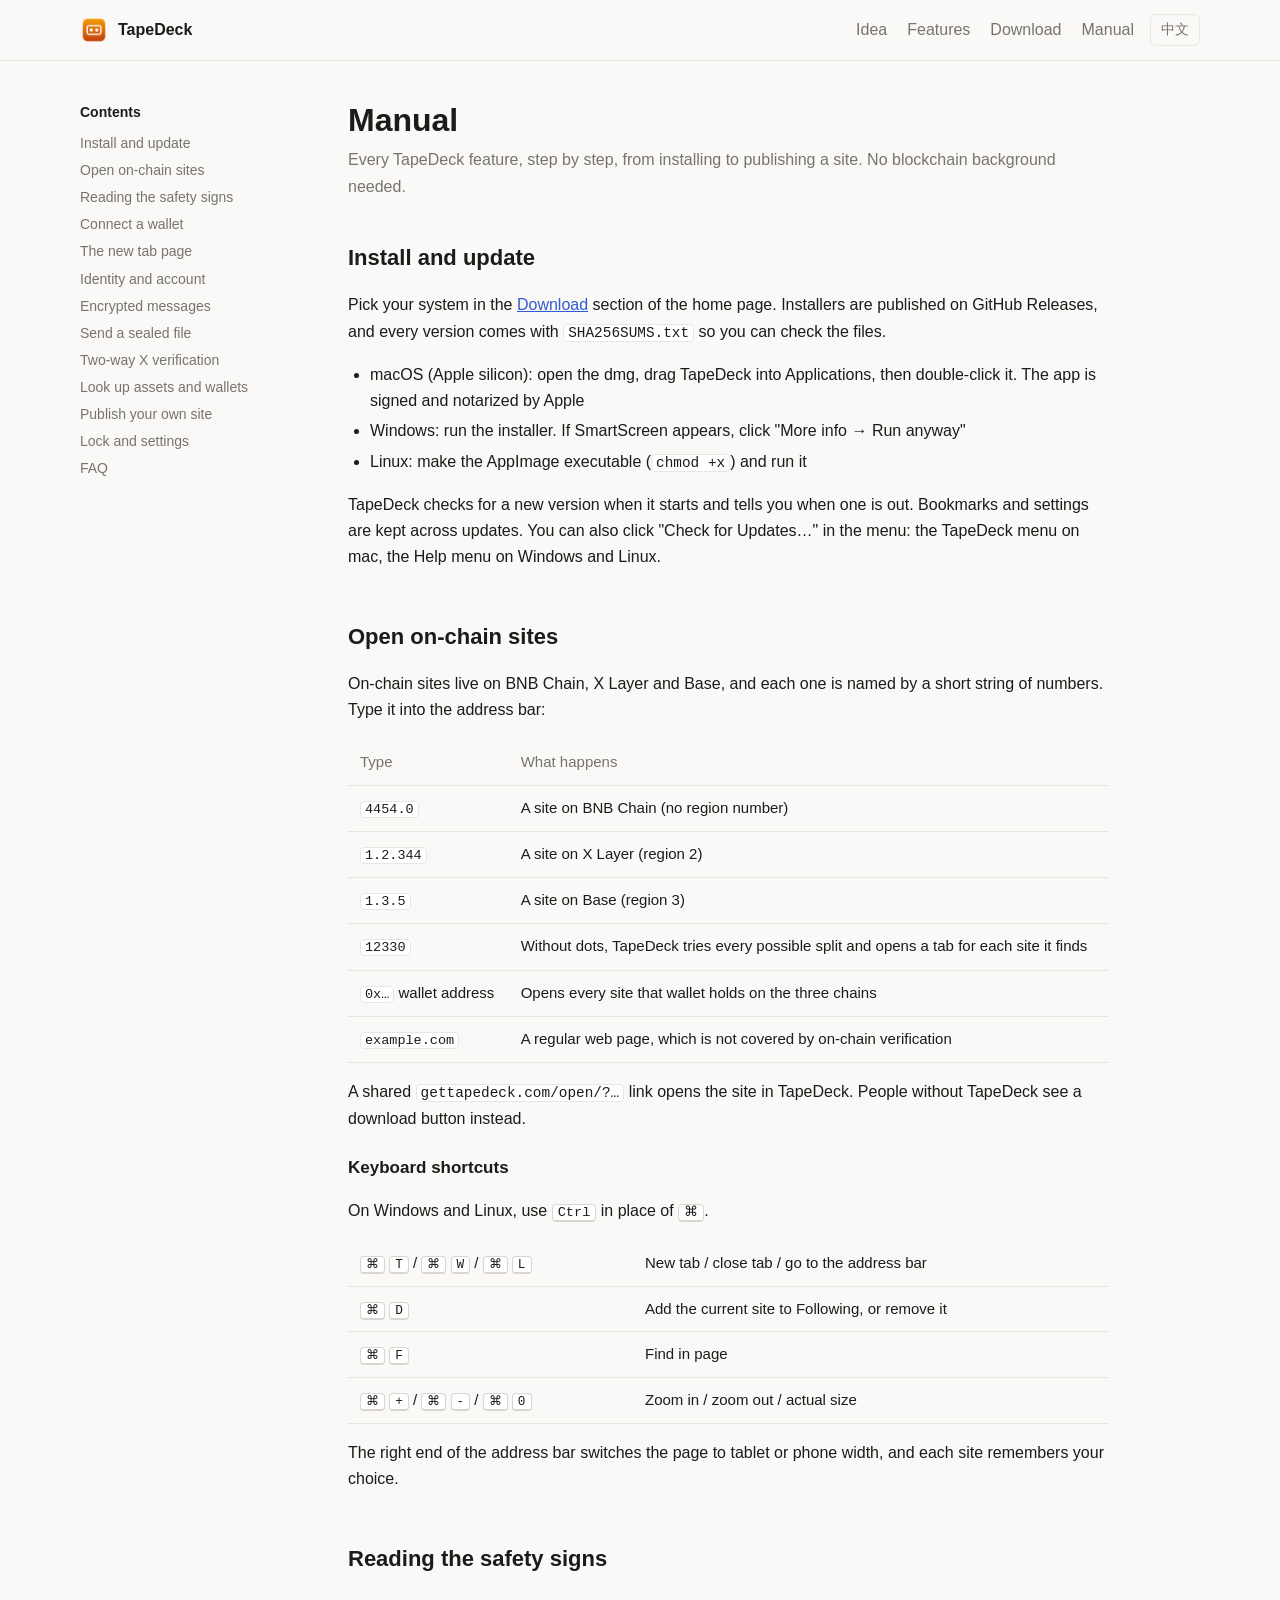
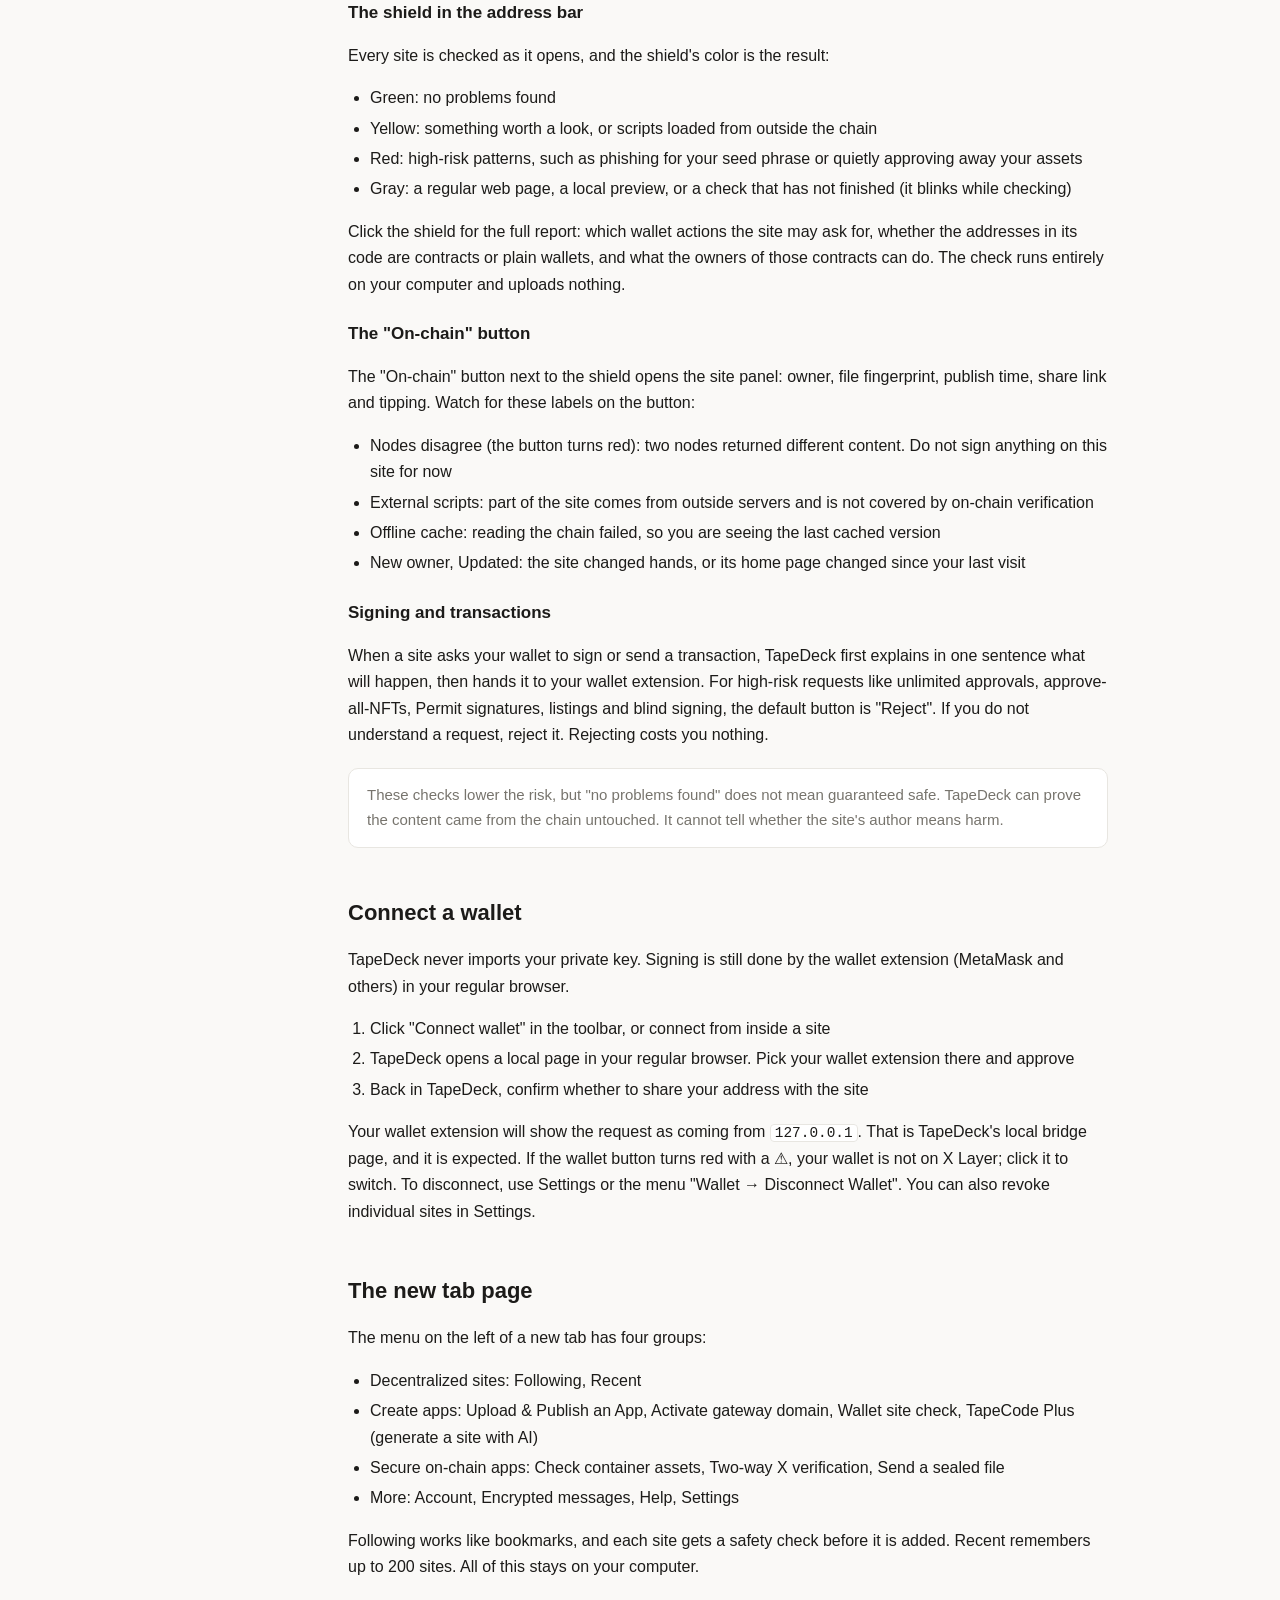
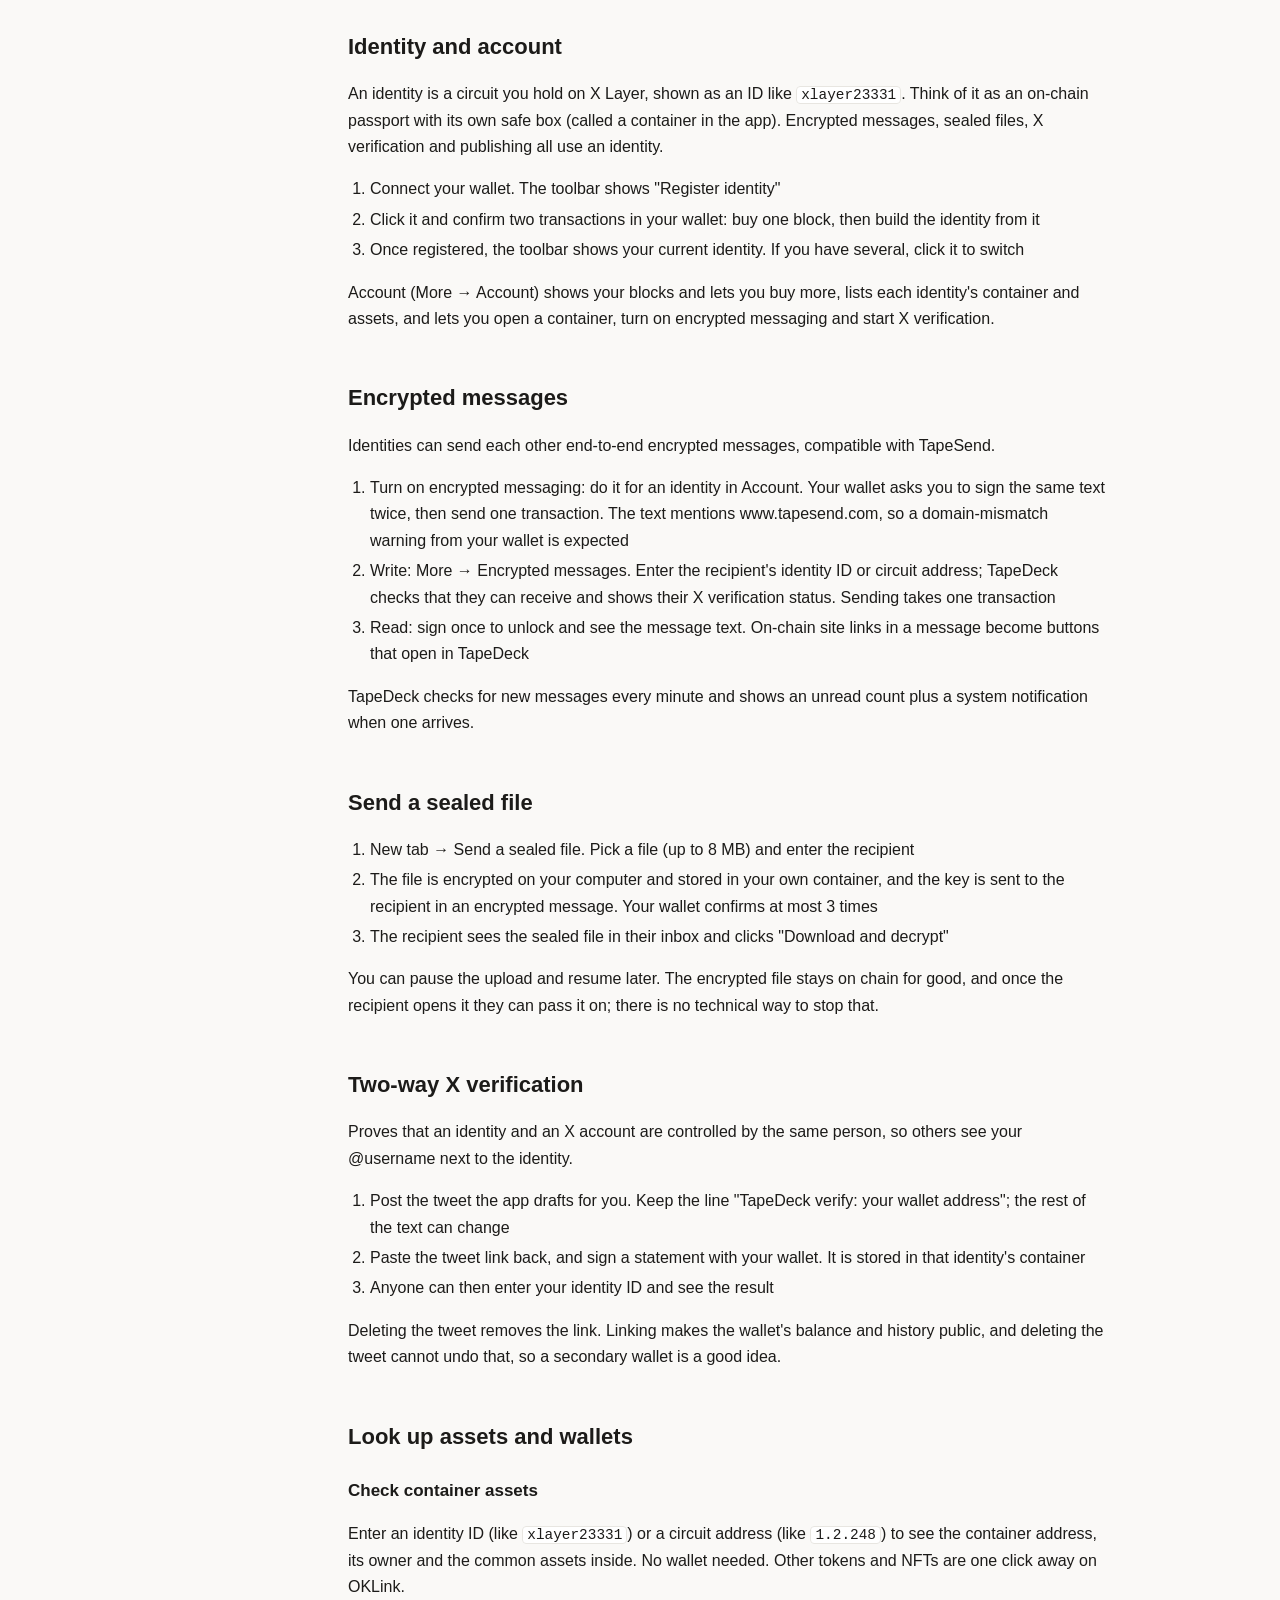
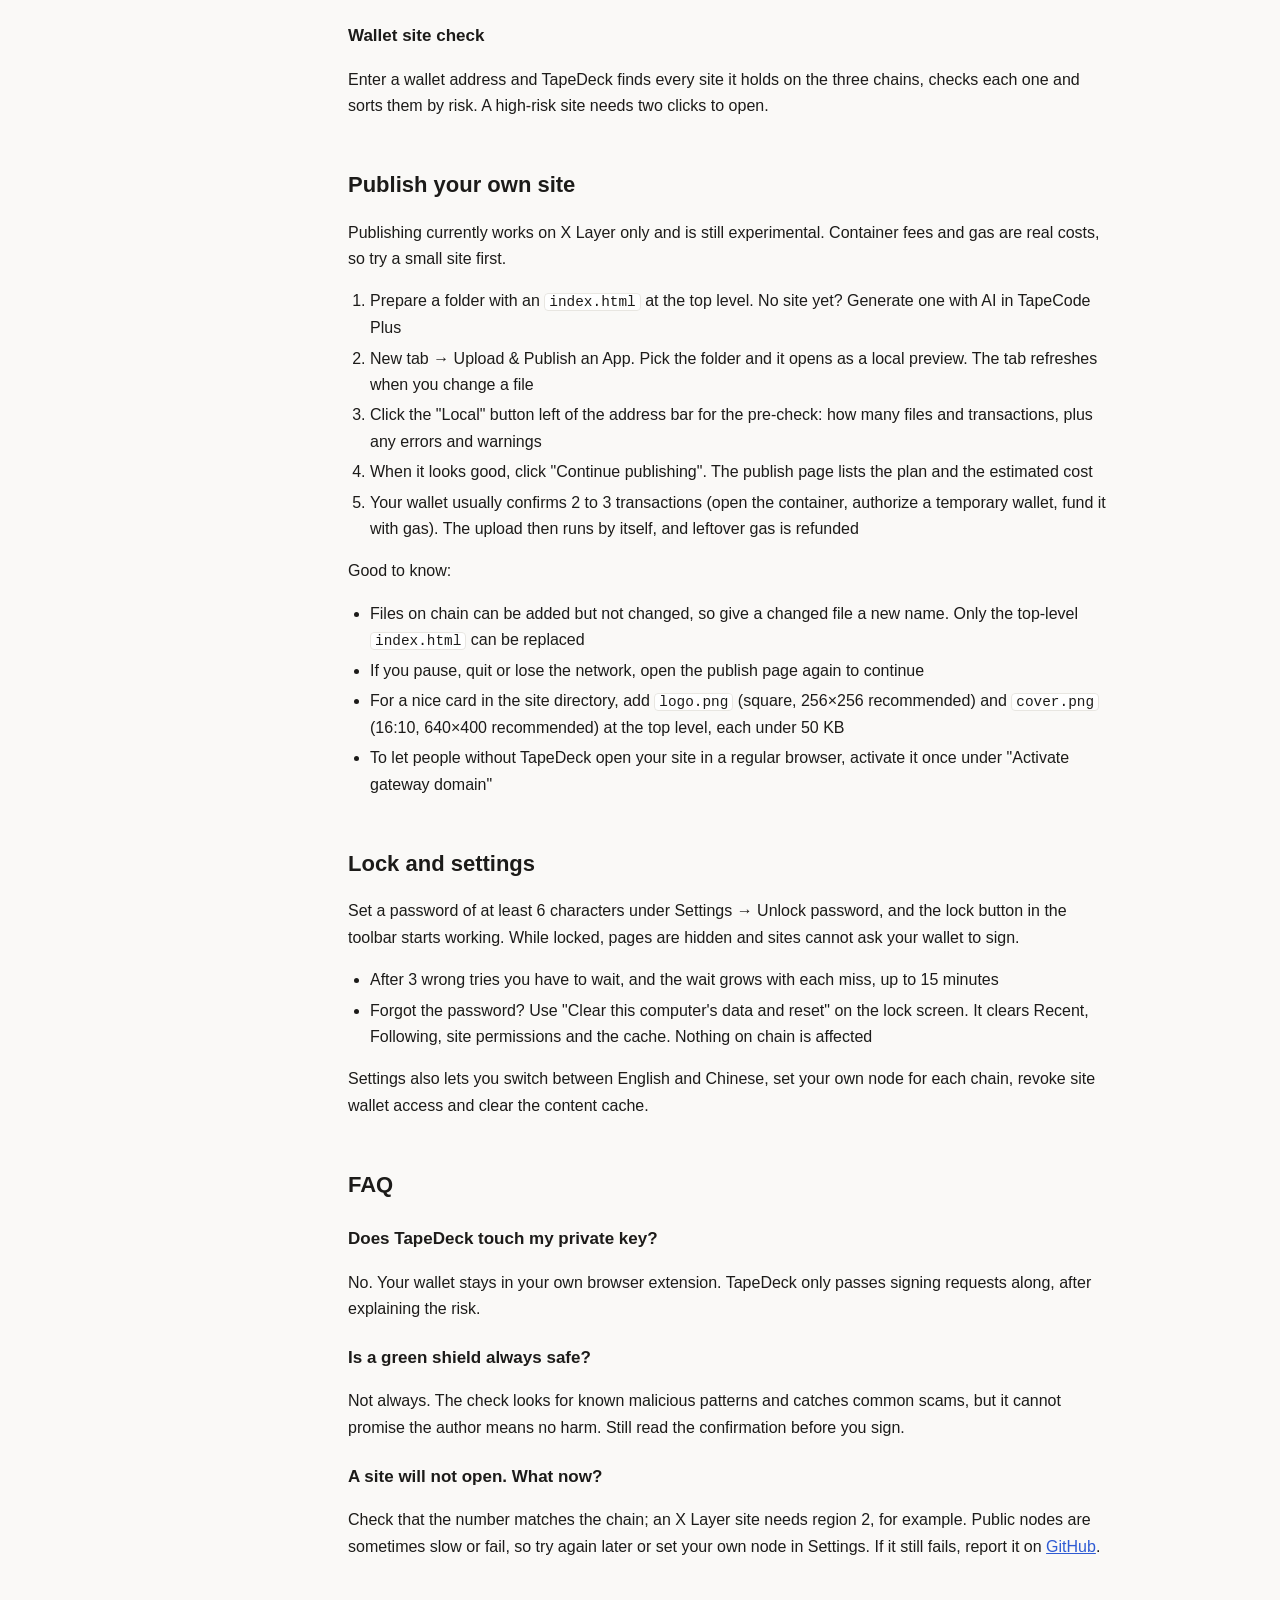
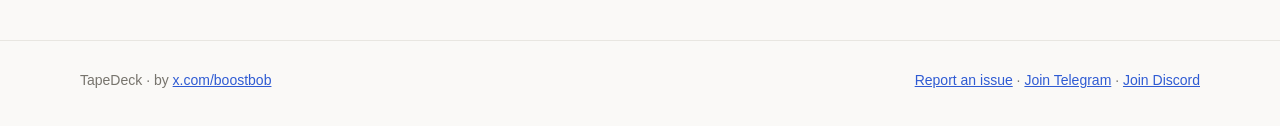
<file: manual/index.html>
<!doctype html>
<html lang="en">
<head>
  <meta charset="utf-8">
  <meta name="viewport" content="width=device-width, initial-scale=1">
  <title>Manual · TapeDeck</title>
  <meta name="description" content="The TapeDeck manual: installing, opening on-chain sites, reading the safety check, connecting a wallet, identities and encrypted messages, and publishing your own site.">
  <link rel="icon" href="../icon.png">
  <link rel="alternate" hreflang="zh" href="https://gettapedeck.com/zh/manual/">
  <link rel="alternate" hreflang="en" href="https://gettapedeck.com/manual/">
  <link rel="alternate" hreflang="x-default" href="https://gettapedeck.com/manual/">
  <script>
    // Same rule as the home page: a saved choice wins, otherwise Chinese browsers go to the Chinese manual
    (function () {
      var saved = null;
      try { saved = localStorage.getItem('tapedeck-home-lang'); } catch (e) {}
      var langs = navigator.languages && navigator.languages.length ? navigator.languages : [navigator.language || ''];
      var zh = saved ? saved === 'zh' : /^zh/i.test(langs[0] || '');
      if (zh) location.replace('../zh/manual/' + location.search + location.hash);
    })();
  </script>
  <link rel="stylesheet" href="../style.css?v=20261031">
  <!-- Google Analytics -->
  <script async src="https://www.googletagmanager.com/gtag/js?id=G-79BNJR3RXY"></script>
  <script>
    window.dataLayer = window.dataLayer || [];
    function gtag(){dataLayer.push(arguments);}
    gtag('js', new Date());
    gtag('config', 'G-79BNJR3RXY');
  </script>
</head>
<body>
  <a class="skip" href="#main">Skip to content</a>
  <header class="site">
    <div class="wrap">
      <a class="brand" href="../"><img src="../icon.png" alt="">TapeDeck</a>
      <nav aria-label="Page">
        <ul>
          <li><a href="../#idea">Idea</a></li>
          <li><a href="../#features">Features</a></li>
          <li><a href="../#download">Download</a></li>
          <li><a href="./" aria-current="page">Manual</a></li>
        </ul>
      </nav>
      <a class="lang" href="../zh/manual/" hreflang="zh" lang="zh-CN" onclick="try{localStorage.setItem('tapedeck-home-lang','zh')}catch(e){}">中文</a>
    </div>
  </header>

  <main id="main">
    <div class="wrap manual">
      <nav class="toc" aria-label="Manual contents">
        <p>Contents</p>
        <ol>
          <li><a href="#install">Install and update</a></li>
          <li><a href="#open">Open on-chain sites</a></li>
          <li><a href="#safety">Reading the safety signs</a></li>
          <li><a href="#wallet">Connect a wallet</a></li>
          <li><a href="#home">The new tab page</a></li>
          <li><a href="#identity">Identity and account</a></li>
          <li><a href="#messages">Encrypted messages</a></li>
          <li><a href="#sealed">Send a sealed file</a></li>
          <li><a href="#xverify">Two-way X verification</a></li>
          <li><a href="#lookup">Look up assets and wallets</a></li>
          <li><a href="#publish">Publish your own site</a></li>
          <li><a href="#lock">Lock and settings</a></li>
          <li><a href="#faq">FAQ</a></li>
        </ol>
      </nav>

      <article>
        <h1>Manual</h1>
        <p class="lead">Every TapeDeck feature, step by step, from installing to publishing a site. No blockchain background needed.</p>

        <section id="install" aria-labelledby="install-title">
          <h2 id="install-title">Install and update</h2>
          <p>Pick your system in the <a href="../#download">Download</a> section of the home page. Installers are published on GitHub Releases, and every version comes with <code>SHA256SUMS.txt</code> so you can check the files.</p>
          <ul>
            <li>macOS (Apple silicon): open the dmg, drag TapeDeck into Applications, then double-click it. The app is signed and notarized by Apple</li>
            <li>Windows: run the installer. If SmartScreen appears, click "More info → Run anyway"</li>
            <li>Linux: make the AppImage executable (<code>chmod +x</code>) and run it</li>
          </ul>
          <p>TapeDeck checks for a new version when it starts and tells you when one is out. Bookmarks and settings are kept across updates. You can also click "Check for Updates…" in the menu: the TapeDeck menu on mac, the Help menu on Windows and Linux.</p>
        </section>

        <section id="open" aria-labelledby="open-title">
          <h2 id="open-title">Open on-chain sites</h2>
          <p>On-chain sites live on BNB Chain, X Layer and Base, and each one is named by a short string of numbers. Type it into the address bar:</p>
          <table>
            <thead><tr><th scope="col">Type</th><th scope="col">What happens</th></tr></thead>
            <tbody>
              <tr><td><code>4454.0</code></td><td>A site on BNB Chain (no region number)</td></tr>
              <tr><td><code>1.2.344</code></td><td>A site on X Layer (region 2)</td></tr>
              <tr><td><code>1.3.5</code></td><td>A site on Base (region 3)</td></tr>
              <tr><td><code>12330</code></td><td>Without dots, TapeDeck tries every possible split and opens a tab for each site it finds</td></tr>
              <tr><td><code>0x…</code> wallet address</td><td>Opens every site that wallet holds on the three chains</td></tr>
              <tr><td><code>example.com</code></td><td>A regular web page, which is not covered by on-chain verification</td></tr>
            </tbody>
          </table>
          <p>A shared <code>gettapedeck.com/open/?…</code> link opens the site in TapeDeck. People without TapeDeck see a download button instead.</p>
          <h3>Keyboard shortcuts</h3>
          <p>On Windows and Linux, use <kbd>Ctrl</kbd> in place of <kbd>⌘</kbd>.</p>
          <table>
            <tbody>
              <tr><td><kbd>⌘</kbd> <kbd>T</kbd> / <kbd>⌘</kbd> <kbd>W</kbd> / <kbd>⌘</kbd> <kbd>L</kbd></td><td>New tab / close tab / go to the address bar</td></tr>
              <tr><td><kbd>⌘</kbd> <kbd>D</kbd></td><td>Add the current site to Following, or remove it</td></tr>
              <tr><td><kbd>⌘</kbd> <kbd>F</kbd></td><td>Find in page</td></tr>
              <tr><td><kbd>⌘</kbd> <kbd>+</kbd> / <kbd>⌘</kbd> <kbd>-</kbd> / <kbd>⌘</kbd> <kbd>0</kbd></td><td>Zoom in / zoom out / actual size</td></tr>
            </tbody>
          </table>
          <p>The right end of the address bar switches the page to tablet or phone width, and each site remembers your choice.</p>
        </section>

        <section id="safety" aria-labelledby="safety-title">
          <h2 id="safety-title">Reading the safety signs</h2>
          <h3>The shield in the address bar</h3>
          <p>Every site is checked as it opens, and the shield's color is the result:</p>
          <ul>
            <li>Green: no problems found</li>
            <li>Yellow: something worth a look, or scripts loaded from outside the chain</li>
            <li>Red: high-risk patterns, such as phishing for your seed phrase or quietly approving away your assets</li>
            <li>Gray: a regular web page, a local preview, or a check that has not finished (it blinks while checking)</li>
          </ul>
          <p>Click the shield for the full report: which wallet actions the site may ask for, whether the addresses in its code are contracts or plain wallets, and what the owners of those contracts can do. The check runs entirely on your computer and uploads nothing.</p>
          <h3>The "On-chain" button</h3>
          <p>The "On-chain" button next to the shield opens the site panel: owner, file fingerprint, publish time, share link and tipping. Watch for these labels on the button:</p>
          <ul>
            <li>Nodes disagree (the button turns red): two nodes returned different content. Do not sign anything on this site for now</li>
            <li>External scripts: part of the site comes from outside servers and is not covered by on-chain verification</li>
            <li>Offline cache: reading the chain failed, so you are seeing the last cached version</li>
            <li>New owner, Updated: the site changed hands, or its home page changed since your last visit</li>
          </ul>
          <h3>Signing and transactions</h3>
          <p>When a site asks your wallet to sign or send a transaction, TapeDeck first explains in one sentence what will happen, then hands it to your wallet extension. For high-risk requests like unlimited approvals, approve-all-NFTs, Permit signatures, listings and blind signing, the default button is "Reject". If you do not understand a request, reject it. Rejecting costs you nothing.</p>
          <p class="note">These checks lower the risk, but "no problems found" does not mean guaranteed safe. TapeDeck can prove the content came from the chain untouched. It cannot tell whether the site's author means harm.</p>
        </section>

        <section id="wallet" aria-labelledby="wallet-title">
          <h2 id="wallet-title">Connect a wallet</h2>
          <p>TapeDeck never imports your private key. Signing is still done by the wallet extension (MetaMask and others) in your regular browser.</p>
          <ol>
            <li>Click "Connect wallet" in the toolbar, or connect from inside a site</li>
            <li>TapeDeck opens a local page in your regular browser. Pick your wallet extension there and approve</li>
            <li>Back in TapeDeck, confirm whether to share your address with the site</li>
          </ol>
          <p>Your wallet extension will show the request as coming from <code>127.0.0.1</code>. That is TapeDeck's local bridge page, and it is expected. If the wallet button turns red with a ⚠, your wallet is not on X Layer; click it to switch. To disconnect, use Settings or the menu "Wallet → Disconnect Wallet". You can also revoke individual sites in Settings.</p>
        </section>

        <section id="home" aria-labelledby="home-title">
          <h2 id="home-title">The new tab page</h2>
          <p>The menu on the left of a new tab has four groups:</p>
          <ul>
            <li>Decentralized sites: Following, Recent</li>
            <li>Create apps: Upload &amp; Publish an App, Activate gateway domain, Wallet site check, TapeCode Plus (generate a site with AI)</li>
            <li>Secure on-chain apps: Check container assets, Two-way X verification, Send a sealed file</li>
            <li>More: Account, Encrypted messages, Help, Settings</li>
          </ul>
          <p>Following works like bookmarks, and each site gets a safety check before it is added. Recent remembers up to 200 sites. All of this stays on your computer.</p>
        </section>

        <section id="identity" aria-labelledby="identity-title">
          <h2 id="identity-title">Identity and account</h2>
          <p>An identity is a circuit you hold on X Layer, shown as an ID like <code>xlayer23331</code>. Think of it as an on-chain passport with its own safe box (called a container in the app). Encrypted messages, sealed files, X verification and publishing all use an identity.</p>
          <ol>
            <li>Connect your wallet. The toolbar shows "Register identity"</li>
            <li>Click it and confirm two transactions in your wallet: buy one block, then build the identity from it</li>
            <li>Once registered, the toolbar shows your current identity. If you have several, click it to switch</li>
          </ol>
          <p>Account (More → Account) shows your blocks and lets you buy more, lists each identity's container and assets, and lets you open a container, turn on encrypted messaging and start X verification.</p>
        </section>

        <section id="messages" aria-labelledby="messages-title">
          <h2 id="messages-title">Encrypted messages</h2>
          <p>Identities can send each other end-to-end encrypted messages, compatible with TapeSend.</p>
          <ol>
            <li>Turn on encrypted messaging: do it for an identity in Account. Your wallet asks you to sign the same text twice, then send one transaction. The text mentions www.tapesend.com, so a domain-mismatch warning from your wallet is expected</li>
            <li>Write: More → Encrypted messages. Enter the recipient's identity ID or circuit address; TapeDeck checks that they can receive and shows their X verification status. Sending takes one transaction</li>
            <li>Read: sign once to unlock and see the message text. On-chain site links in a message become buttons that open in TapeDeck</li>
          </ol>
          <p>TapeDeck checks for new messages every minute and shows an unread count plus a system notification when one arrives.</p>
        </section>

        <section id="sealed" aria-labelledby="sealed-title">
          <h2 id="sealed-title">Send a sealed file</h2>
          <ol>
            <li>New tab → Send a sealed file. Pick a file (up to 8 MB) and enter the recipient</li>
            <li>The file is encrypted on your computer and stored in your own container, and the key is sent to the recipient in an encrypted message. Your wallet confirms at most 3 times</li>
            <li>The recipient sees the sealed file in their inbox and clicks "Download and decrypt"</li>
          </ol>
          <p>You can pause the upload and resume later. The encrypted file stays on chain for good, and once the recipient opens it they can pass it on; there is no technical way to stop that.</p>
        </section>

        <section id="xverify" aria-labelledby="xverify-title">
          <h2 id="xverify-title">Two-way X verification</h2>
          <p>Proves that an identity and an X account are controlled by the same person, so others see your @username next to the identity.</p>
          <ol>
            <li>Post the tweet the app drafts for you. Keep the line "TapeDeck verify: your wallet address"; the rest of the text can change</li>
            <li>Paste the tweet link back, and sign a statement with your wallet. It is stored in that identity's container</li>
            <li>Anyone can then enter your identity ID and see the result</li>
          </ol>
          <p>Deleting the tweet removes the link. Linking makes the wallet's balance and history public, and deleting the tweet cannot undo that, so a secondary wallet is a good idea.</p>
        </section>

        <section id="lookup" aria-labelledby="lookup-title">
          <h2 id="lookup-title">Look up assets and wallets</h2>
          <h3>Check container assets</h3>
          <p>Enter an identity ID (like <code>xlayer23331</code>) or a circuit address (like <code>1.2.248</code>) to see the container address, its owner and the common assets inside. No wallet needed. Other tokens and NFTs are one click away on OKLink.</p>
          <h3>Wallet site check</h3>
          <p>Enter a wallet address and TapeDeck finds every site it holds on the three chains, checks each one and sorts them by risk. A high-risk site needs two clicks to open.</p>
        </section>

        <section id="publish" aria-labelledby="publish-title">
          <h2 id="publish-title">Publish your own site</h2>
          <p>Publishing currently works on X Layer only and is still experimental. Container fees and gas are real costs, so try a small site first.</p>
          <ol>
            <li>Prepare a folder with an <code>index.html</code> at the top level. No site yet? Generate one with AI in TapeCode Plus</li>
            <li>New tab → Upload &amp; Publish an App. Pick the folder and it opens as a local preview. The tab refreshes when you change a file</li>
            <li>Click the "Local" button left of the address bar for the pre-check: how many files and transactions, plus any errors and warnings</li>
            <li>When it looks good, click "Continue publishing". The publish page lists the plan and the estimated cost</li>
            <li>Your wallet usually confirms 2 to 3 transactions (open the container, authorize a temporary wallet, fund it with gas). The upload then runs by itself, and leftover gas is refunded</li>
          </ol>
          <p>Good to know:</p>
          <ul>
            <li>Files on chain can be added but not changed, so give a changed file a new name. Only the top-level <code>index.html</code> can be replaced</li>
            <li>If you pause, quit or lose the network, open the publish page again to continue</li>
            <li>For a nice card in the site directory, add <code>logo.png</code> (square, 256×256 recommended) and <code>cover.png</code> (16:10, 640×400 recommended) at the top level, each under 50 KB</li>
            <li>To let people without TapeDeck open your site in a regular browser, activate it once under "Activate gateway domain"</li>
          </ul>
        </section>

        <section id="lock" aria-labelledby="lock-title">
          <h2 id="lock-title">Lock and settings</h2>
          <p>Set a password of at least 6 characters under Settings → Unlock password, and the lock button in the toolbar starts working. While locked, pages are hidden and sites cannot ask your wallet to sign.</p>
          <ul>
            <li>After 3 wrong tries you have to wait, and the wait grows with each miss, up to 15 minutes</li>
            <li>Forgot the password? Use "Clear this computer's data and reset" on the lock screen. It clears Recent, Following, site permissions and the cache. Nothing on chain is affected</li>
          </ul>
          <p>Settings also lets you switch between English and Chinese, set your own node for each chain, revoke site wallet access and clear the content cache.</p>
        </section>

        <section id="faq" aria-labelledby="faq-title">
          <h2 id="faq-title">FAQ</h2>
          <h3>Does TapeDeck touch my private key?</h3>
          <p>No. Your wallet stays in your own browser extension. TapeDeck only passes signing requests along, after explaining the risk.</p>
          <h3>Is a green shield always safe?</h3>
          <p>Not always. The check looks for known malicious patterns and catches common scams, but it cannot promise the author means no harm. Still read the confirmation before you sign.</p>
          <h3>A site will not open. What now?</h3>
          <p>Check that the number matches the chain; an X Layer site needs region 2, for example. Public nodes are sometimes slow or fail, so try again later or set your own node in Settings. If it still fails, report it on <a href="https://github.com/trytotapeout/TapeDeck/issues">GitHub</a>.</p>
        </section>
      </article>
    </div>
  </main>

  <footer>
    <div class="wrap">
      <span>TapeDeck · by <a href="https://x.com/boostbob">x.com/boostbob</a></span>
      <span><a href="https://github.com/trytotapeout/TapeDeck/issues">Report an issue</a> · <a href="https://t.me/+vYYRSzWkbg40NDhl">Join Telegram</a> · <a href="https://discord.gg/7mAxeTWbH">Join Discord</a></span>
    </div>
  </footer>
</body>
</html>
</file>
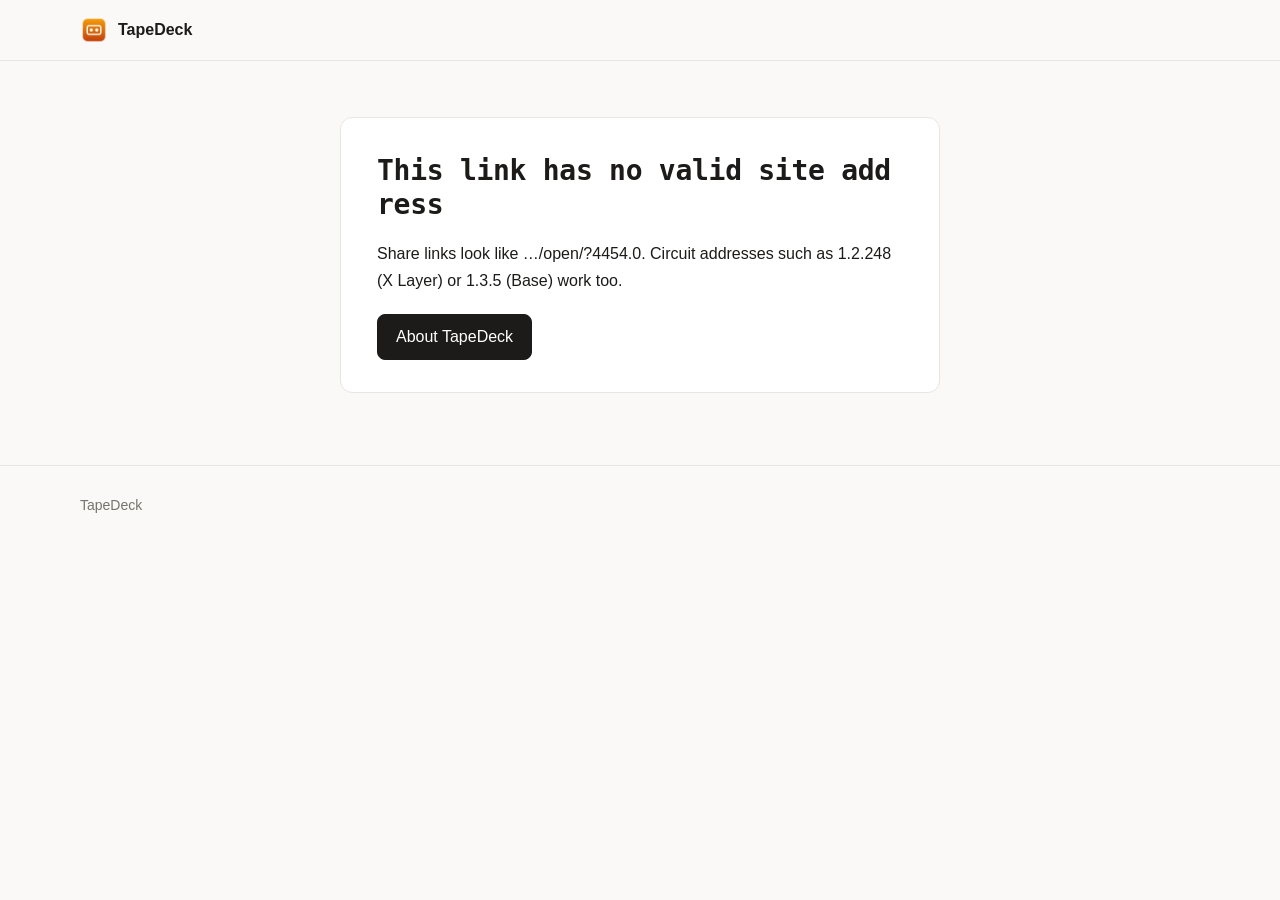
<file: open/index.html>
<!doctype html>
<html lang="zh-CN">
<head>
  <meta charset="utf-8">
  <meta name="viewport" content="width=device-width, initial-scale=1">
  <title>在 TapeDeck 中打开 · DeWEB 网站</title>
  <meta name="description" content="这是一个存放在链上的 DeWEB 网站，用 TapeDeck 打开：文件直接从链上读取并校验，不经过网关服务器。">
  <meta property="og:title" content="在 TapeDeck 中打开 DeWEB 网站">
  <meta property="og:description" content="这是一个存放在链上的 DeWEB 网站，用 TapeDeck 打开：文件直接从链上读取并校验，不经过网关服务器。">
  <meta property="og:image" content="https://gettapedeck.com/icon.png">
  <meta name="twitter:card" content="summary">
  <link rel="icon" href="../icon.png">
  <link rel="stylesheet" href="../style.css?v=20261031">
  <!-- Google Analytics -->
  <script async src="https://www.googletagmanager.com/gtag/js?id=G-79BNJR3RXY"></script>
  <script>
    window.dataLayer = window.dataLayer || [];
    function gtag(){dataLayer.push(arguments);}
    gtag('js', new Date());
    gtag('config', 'G-79BNJR3RXY');
  </script>
</head>
<body>
  <header class="site">
    <div class="wrap">
      <a class="brand" href="../"><img src="../icon.png" alt="">TapeDeck</a>
    </div>
  </header>

  <main id="main" class="open-page">
    <div class="wrap">
      <!-- 链接里的网站地址合法时显示 -->
      <div id="site" hidden>
        <p class="eyebrow" data-i18n="eyebrow">DeWEB 网站</p>
        <h1 id="label"></h1>
        <p class="chain"><span id="chain" class="chain-pill"></span></p>

        <p id="trying" class="status" role="status" data-i18n="trying">正在用 TapeDeck 打开…</p>
        <p id="opened" class="status" role="status" hidden data-i18n="opened">已经交给 TapeDeck 打开了。没看到的话，点下面的按钮再试一次。</p>

        <div id="fallback" hidden>
          <p class="status" data-i18n="need">这个网站存放在链上，需要用 TapeDeck 打开。TapeDeck 直接从链上读取并校验网站文件，不经过网关服务器。</p>
          <div class="cta left">
            <a id="download" class="btn primary" href="../#download" data-i18n="download">下载 TapeDeck</a>
            <a id="retry" class="btn" href="#" data-i18n="retry">已安装，再试一次</a>
          </div>
          <p id="platform" class="hint"></p>
        </div>

        <p class="hint addr"><span data-i18n="addr">网站地址：</span><code id="tape"></code></p>
      </div>

      <!-- 链接里没有地址或地址不合法 -->
      <div id="invalid" hidden>
        <h1 data-i18n="badTitle">链接里的网站地址不对</h1>
        <p class="status" data-i18n="badBody">分享链接的格式是 …/open/?4454.0，也可以是 1.2.248（X Layer）、1.3.5（Base）这样的电路地址。</p>
        <div class="cta left"><a class="btn primary" href="../" data-i18n="home">了解 TapeDeck</a></div>
      </div>
    </div>
  </main>

  <footer>
    <div class="wrap">
      <span>TapeDeck</span>
    </div>
  </footer>
  <script src="open.js"></script>
</body>
</html>
</file>
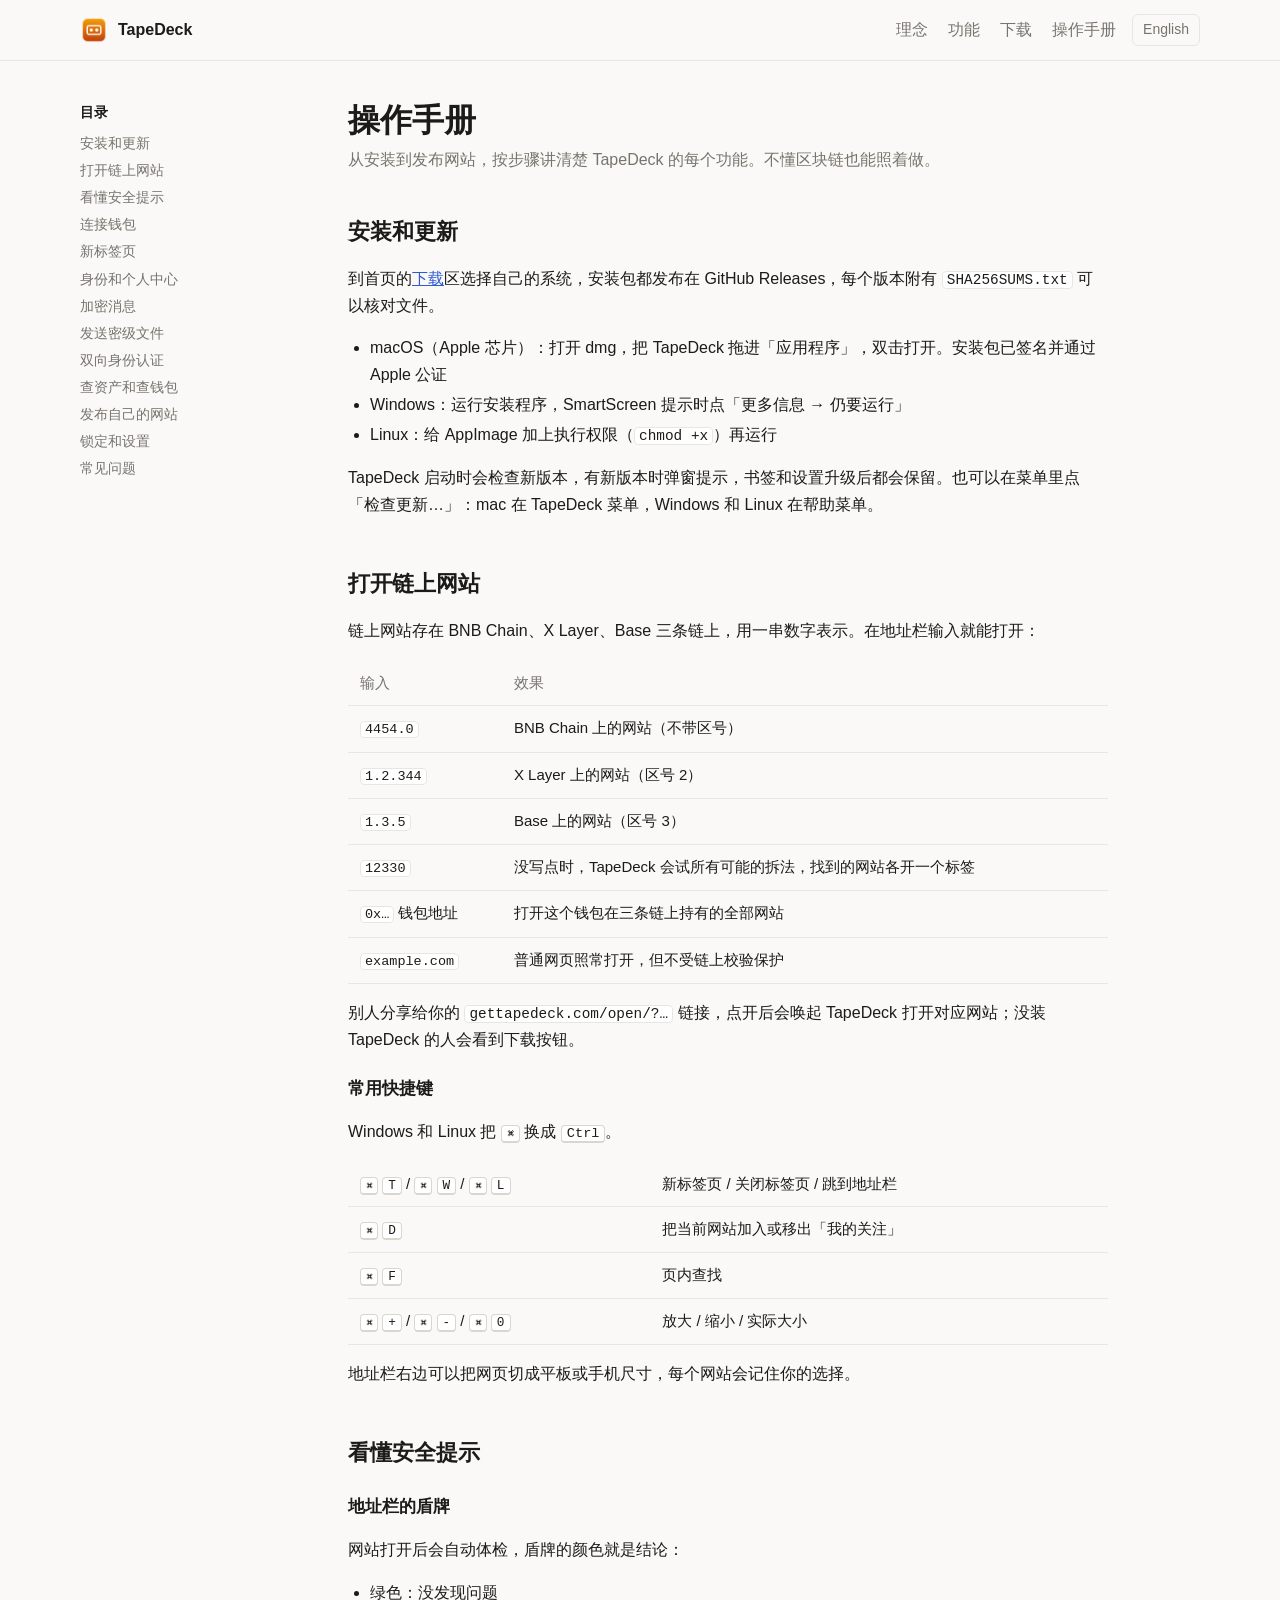
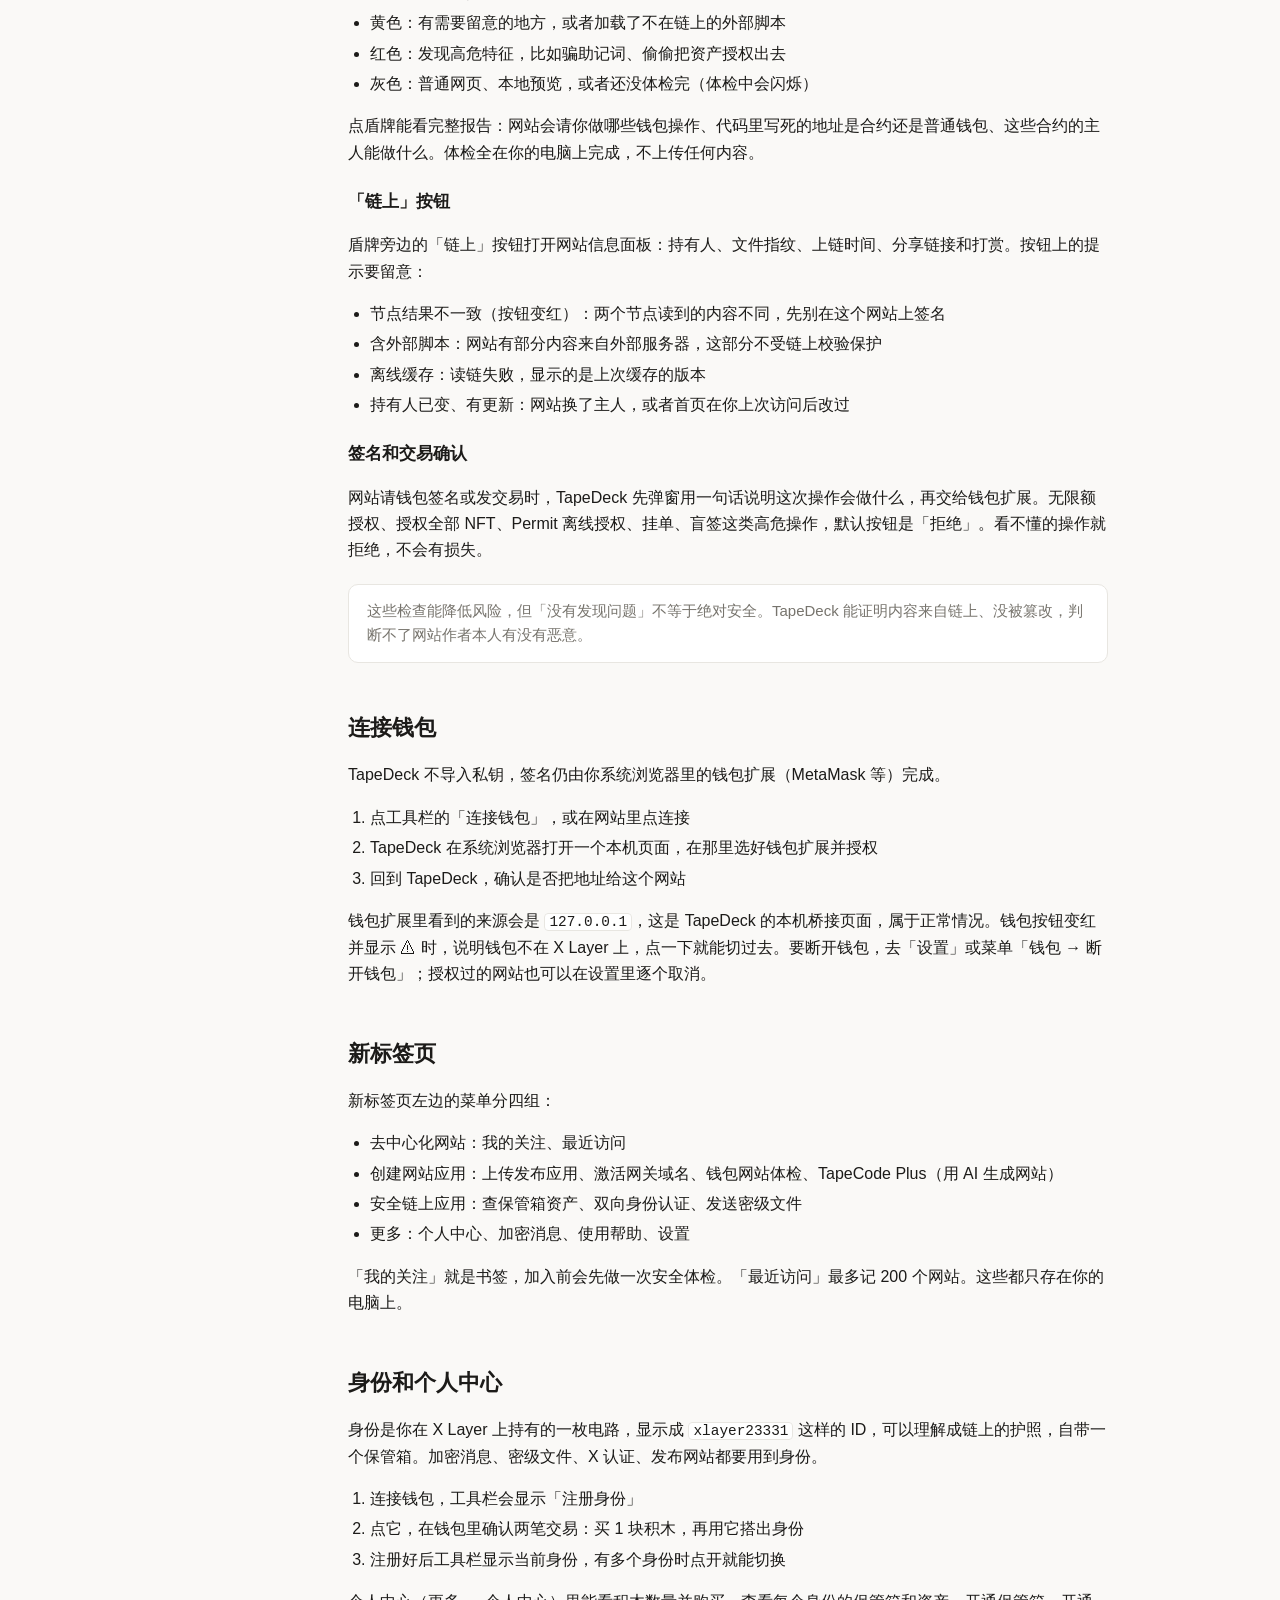
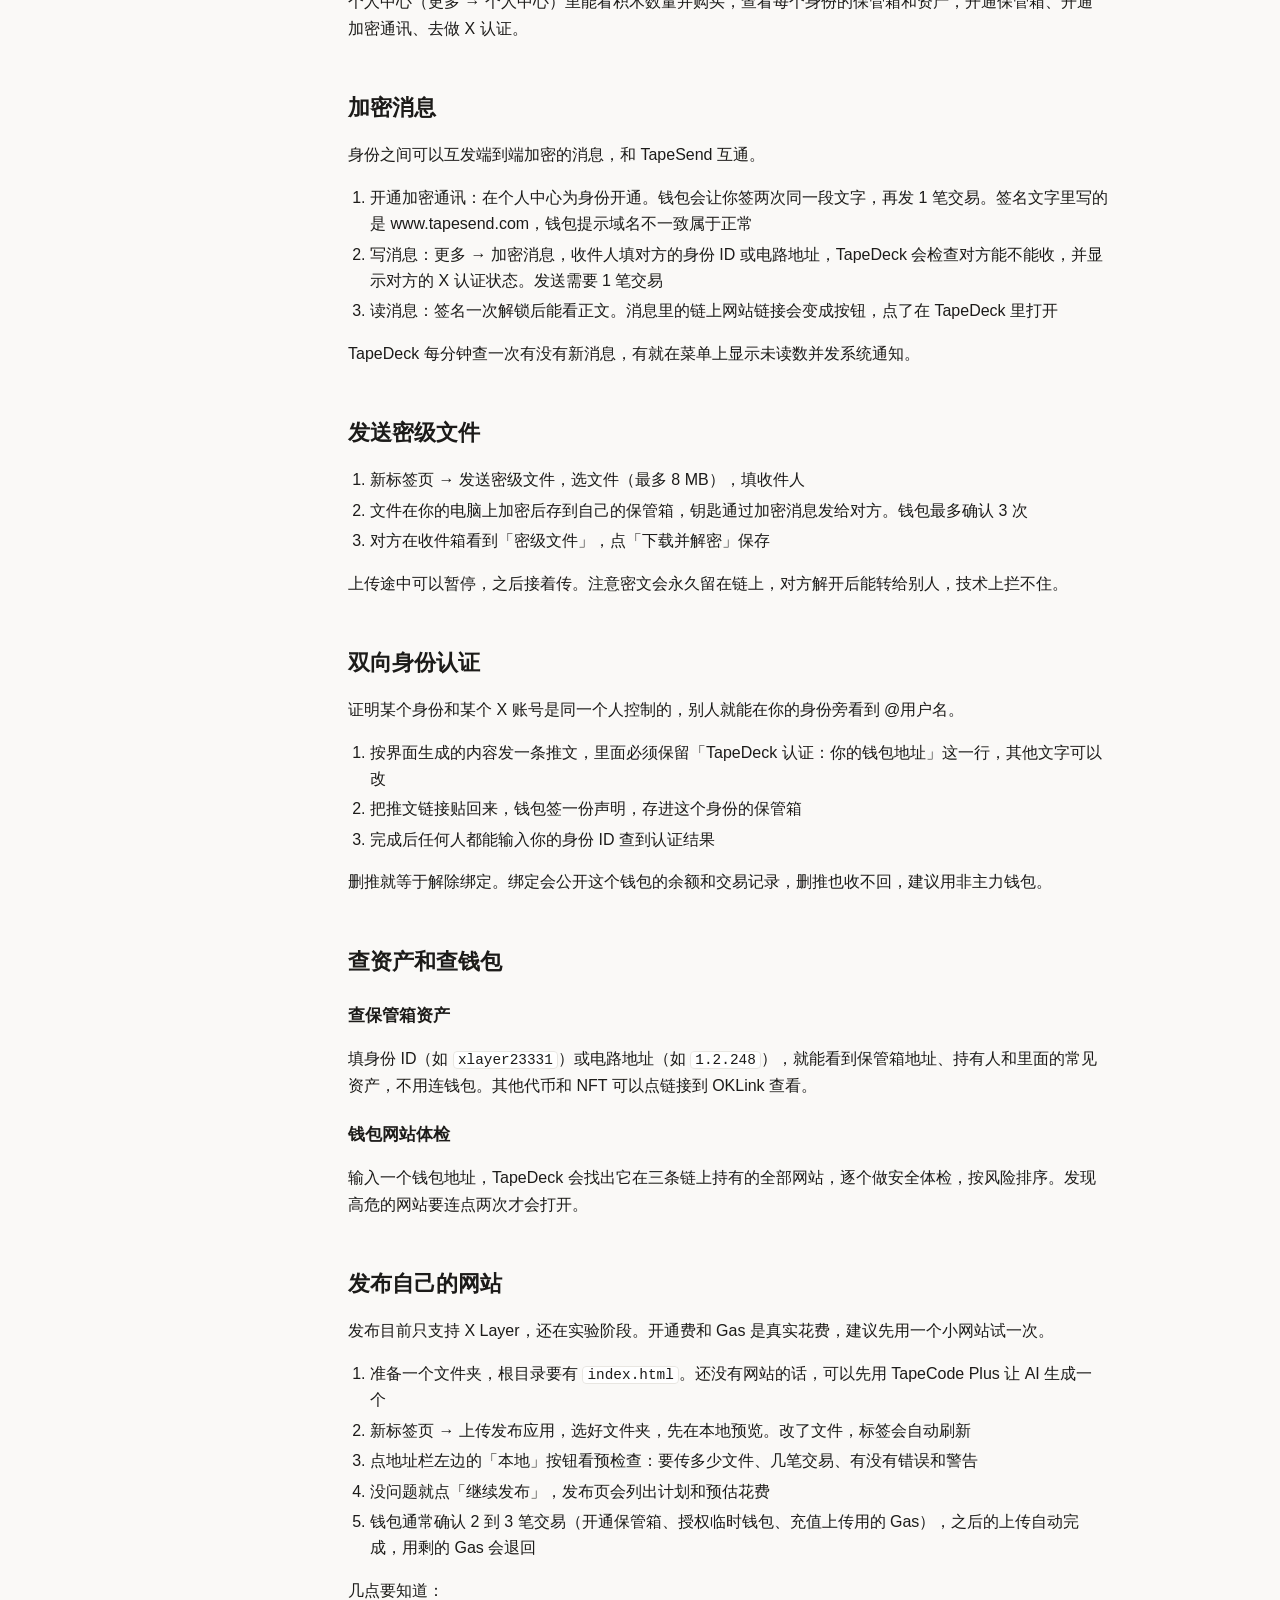
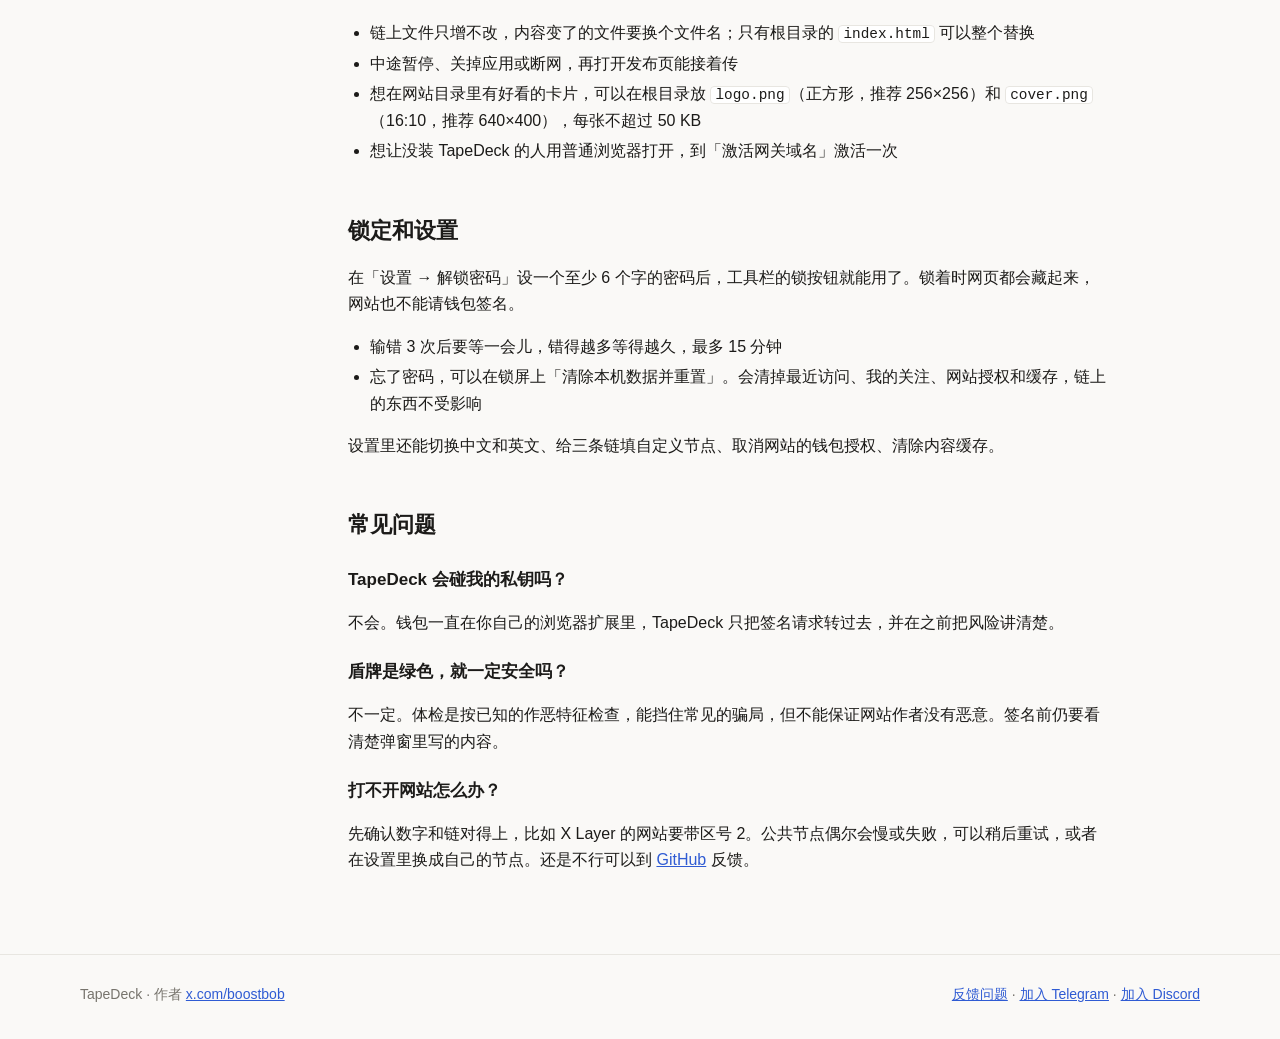
<file: zh/manual/index.html>
<!doctype html>
<html lang="zh-CN">
<head>
  <meta charset="utf-8">
  <meta name="viewport" content="width=device-width, initial-scale=1">
  <title>操作手册 · TapeDeck</title>
  <meta name="description" content="TapeDeck 操作手册：安装、打开链上网站、看懂安全体检、连接钱包、身份和加密消息、发布自己的网站。">
  <link rel="icon" href="../../icon.png">
  <link rel="alternate" hreflang="zh" href="https://gettapedeck.com/zh/manual/">
  <link rel="alternate" hreflang="en" href="https://gettapedeck.com/manual/">
  <link rel="alternate" hreflang="x-default" href="https://gettapedeck.com/manual/">
  <link rel="stylesheet" href="../../style.css?v=20261031">
  <!-- Google Analytics -->
  <script async src="https://www.googletagmanager.com/gtag/js?id=G-79BNJR3RXY"></script>
  <script>
    window.dataLayer = window.dataLayer || [];
    function gtag(){dataLayer.push(arguments);}
    gtag('js', new Date());
    gtag('config', 'G-79BNJR3RXY');
  </script>
</head>
<body>
  <a class="skip" href="#main">跳到正文</a>
  <header class="site">
    <div class="wrap">
      <a class="brand" href="../"><img src="../../icon.png" alt="">TapeDeck</a>
      <nav aria-label="页面导航">
        <ul>
          <li><a href="../#idea">理念</a></li>
          <li><a href="../#features">功能</a></li>
          <li><a href="../#download">下载</a></li>
          <li><a href="./" aria-current="page">操作手册</a></li>
        </ul>
      </nav>
      <a class="lang" href="../../manual/" hreflang="en" lang="en" onclick="try{localStorage.setItem('tapedeck-home-lang','en')}catch(e){}">English</a>
    </div>
  </header>

  <main id="main">
    <div class="wrap manual">
      <nav class="toc" aria-label="手册目录">
        <p>目录</p>
        <ol>
          <li><a href="#install">安装和更新</a></li>
          <li><a href="#open">打开链上网站</a></li>
          <li><a href="#safety">看懂安全提示</a></li>
          <li><a href="#wallet">连接钱包</a></li>
          <li><a href="#home">新标签页</a></li>
          <li><a href="#identity">身份和个人中心</a></li>
          <li><a href="#messages">加密消息</a></li>
          <li><a href="#sealed">发送密级文件</a></li>
          <li><a href="#xverify">双向身份认证</a></li>
          <li><a href="#lookup">查资产和查钱包</a></li>
          <li><a href="#publish">发布自己的网站</a></li>
          <li><a href="#lock">锁定和设置</a></li>
          <li><a href="#faq">常见问题</a></li>
        </ol>
      </nav>

      <article>
        <h1>操作手册</h1>
        <p class="lead">从安装到发布网站，按步骤讲清楚 TapeDeck 的每个功能。不懂区块链也能照着做。</p>

        <section id="install" aria-labelledby="install-title">
          <h2 id="install-title">安装和更新</h2>
          <p>到首页的<a href="../#download">下载</a>区选择自己的系统，安装包都发布在 GitHub Releases，每个版本附有 <code>SHA256SUMS.txt</code> 可以核对文件。</p>
          <ul>
            <li>macOS（Apple 芯片）：打开 dmg，把 TapeDeck 拖进「应用程序」，双击打开。安装包已签名并通过 Apple 公证</li>
            <li>Windows：运行安装程序，SmartScreen 提示时点「更多信息 → 仍要运行」</li>
            <li>Linux：给 AppImage 加上执行权限（<code>chmod +x</code>）再运行</li>
          </ul>
          <p>TapeDeck 启动时会检查新版本，有新版本时弹窗提示，书签和设置升级后都会保留。也可以在菜单里点「检查更新…」：mac 在 TapeDeck 菜单，Windows 和 Linux 在帮助菜单。</p>
        </section>

        <section id="open" aria-labelledby="open-title">
          <h2 id="open-title">打开链上网站</h2>
          <p>链上网站存在 BNB Chain、X Layer、Base 三条链上，用一串数字表示。在地址栏输入就能打开：</p>
          <table>
            <thead><tr><th scope="col">输入</th><th scope="col">效果</th></tr></thead>
            <tbody>
              <tr><td><code>4454.0</code></td><td>BNB Chain 上的网站（不带区号）</td></tr>
              <tr><td><code>1.2.344</code></td><td>X Layer 上的网站（区号 2）</td></tr>
              <tr><td><code>1.3.5</code></td><td>Base 上的网站（区号 3）</td></tr>
              <tr><td><code>12330</code></td><td>没写点时，TapeDeck 会试所有可能的拆法，找到的网站各开一个标签</td></tr>
              <tr><td><code>0x…</code> 钱包地址</td><td>打开这个钱包在三条链上持有的全部网站</td></tr>
              <tr><td><code>example.com</code></td><td>普通网页照常打开，但不受链上校验保护</td></tr>
            </tbody>
          </table>
          <p>别人分享给你的 <code>gettapedeck.com/open/?…</code> 链接，点开后会唤起 TapeDeck 打开对应网站；没装 TapeDeck 的人会看到下载按钮。</p>
          <h3>常用快捷键</h3>
          <p>Windows 和 Linux 把 <kbd>⌘</kbd> 换成 <kbd>Ctrl</kbd>。</p>
          <table>
            <tbody>
              <tr><td><kbd>⌘</kbd> <kbd>T</kbd> / <kbd>⌘</kbd> <kbd>W</kbd> / <kbd>⌘</kbd> <kbd>L</kbd></td><td>新标签页 / 关闭标签页 / 跳到地址栏</td></tr>
              <tr><td><kbd>⌘</kbd> <kbd>D</kbd></td><td>把当前网站加入或移出「我的关注」</td></tr>
              <tr><td><kbd>⌘</kbd> <kbd>F</kbd></td><td>页内查找</td></tr>
              <tr><td><kbd>⌘</kbd> <kbd>+</kbd> / <kbd>⌘</kbd> <kbd>-</kbd> / <kbd>⌘</kbd> <kbd>0</kbd></td><td>放大 / 缩小 / 实际大小</td></tr>
            </tbody>
          </table>
          <p>地址栏右边可以把网页切成平板或手机尺寸，每个网站会记住你的选择。</p>
        </section>

        <section id="safety" aria-labelledby="safety-title">
          <h2 id="safety-title">看懂安全提示</h2>
          <h3>地址栏的盾牌</h3>
          <p>网站打开后会自动体检，盾牌的颜色就是结论：</p>
          <ul>
            <li>绿色：没发现问题</li>
            <li>黄色：有需要留意的地方，或者加载了不在链上的外部脚本</li>
            <li>红色：发现高危特征，比如骗助记词、偷偷把资产授权出去</li>
            <li>灰色：普通网页、本地预览，或者还没体检完（体检中会闪烁）</li>
          </ul>
          <p>点盾牌能看完整报告：网站会请你做哪些钱包操作、代码里写死的地址是合约还是普通钱包、这些合约的主人能做什么。体检全在你的电脑上完成，不上传任何内容。</p>
          <h3>「链上」按钮</h3>
          <p>盾牌旁边的「链上」按钮打开网站信息面板：持有人、文件指纹、上链时间、分享链接和打赏。按钮上的提示要留意：</p>
          <ul>
            <li>节点结果不一致（按钮变红）：两个节点读到的内容不同，先别在这个网站上签名</li>
            <li>含外部脚本：网站有部分内容来自外部服务器，这部分不受链上校验保护</li>
            <li>离线缓存：读链失败，显示的是上次缓存的版本</li>
            <li>持有人已变、有更新：网站换了主人，或者首页在你上次访问后改过</li>
          </ul>
          <h3>签名和交易确认</h3>
          <p>网站请钱包签名或发交易时，TapeDeck 先弹窗用一句话说明这次操作会做什么，再交给钱包扩展。无限额授权、授权全部 NFT、Permit 离线授权、挂单、盲签这类高危操作，默认按钮是「拒绝」。看不懂的操作就拒绝，不会有损失。</p>
          <p class="note">这些检查能降低风险，但「没有发现问题」不等于绝对安全。TapeDeck 能证明内容来自链上、没被篡改，判断不了网站作者本人有没有恶意。</p>
        </section>

        <section id="wallet" aria-labelledby="wallet-title">
          <h2 id="wallet-title">连接钱包</h2>
          <p>TapeDeck 不导入私钥，签名仍由你系统浏览器里的钱包扩展（MetaMask 等）完成。</p>
          <ol>
            <li>点工具栏的「连接钱包」，或在网站里点连接</li>
            <li>TapeDeck 在系统浏览器打开一个本机页面，在那里选好钱包扩展并授权</li>
            <li>回到 TapeDeck，确认是否把地址给这个网站</li>
          </ol>
          <p>钱包扩展里看到的来源会是 <code>127.0.0.1</code>，这是 TapeDeck 的本机桥接页面，属于正常情况。钱包按钮变红并显示 ⚠ 时，说明钱包不在 X Layer 上，点一下就能切过去。要断开钱包，去「设置」或菜单「钱包 → 断开钱包」；授权过的网站也可以在设置里逐个取消。</p>
        </section>

        <section id="home" aria-labelledby="home-title">
          <h2 id="home-title">新标签页</h2>
          <p>新标签页左边的菜单分四组：</p>
          <ul>
            <li>去中心化网站：我的关注、最近访问</li>
            <li>创建网站应用：上传发布应用、激活网关域名、钱包网站体检、TapeCode Plus（用 AI 生成网站）</li>
            <li>安全链上应用：查保管箱资产、双向身份认证、发送密级文件</li>
            <li>更多：个人中心、加密消息、使用帮助、设置</li>
          </ul>
          <p>「我的关注」就是书签，加入前会先做一次安全体检。「最近访问」最多记 200 个网站。这些都只存在你的电脑上。</p>
        </section>

        <section id="identity" aria-labelledby="identity-title">
          <h2 id="identity-title">身份和个人中心</h2>
          <p>身份是你在 X Layer 上持有的一枚电路，显示成 <code>xlayer23331</code> 这样的 ID，可以理解成链上的护照，自带一个保管箱。加密消息、密级文件、X 认证、发布网站都要用到身份。</p>
          <ol>
            <li>连接钱包，工具栏会显示「注册身份」</li>
            <li>点它，在钱包里确认两笔交易：买 1 块积木，再用它搭出身份</li>
            <li>注册好后工具栏显示当前身份，有多个身份时点开就能切换</li>
          </ol>
          <p>个人中心（更多 → 个人中心）里能看积木数量并购买，查看每个身份的保管箱和资产，开通保管箱、开通加密通讯、去做 X 认证。</p>
        </section>

        <section id="messages" aria-labelledby="messages-title">
          <h2 id="messages-title">加密消息</h2>
          <p>身份之间可以互发端到端加密的消息，和 TapeSend 互通。</p>
          <ol>
            <li>开通加密通讯：在个人中心为身份开通。钱包会让你签两次同一段文字，再发 1 笔交易。签名文字里写的是 www.tapesend.com，钱包提示域名不一致属于正常</li>
            <li>写消息：更多 → 加密消息，收件人填对方的身份 ID 或电路地址，TapeDeck 会检查对方能不能收，并显示对方的 X 认证状态。发送需要 1 笔交易</li>
            <li>读消息：签名一次解锁后能看正文。消息里的链上网站链接会变成按钮，点了在 TapeDeck 里打开</li>
          </ol>
          <p>TapeDeck 每分钟查一次有没有新消息，有就在菜单上显示未读数并发系统通知。</p>
        </section>

        <section id="sealed" aria-labelledby="sealed-title">
          <h2 id="sealed-title">发送密级文件</h2>
          <ol>
            <li>新标签页 → 发送密级文件，选文件（最多 8 MB），填收件人</li>
            <li>文件在你的电脑上加密后存到自己的保管箱，钥匙通过加密消息发给对方。钱包最多确认 3 次</li>
            <li>对方在收件箱看到「密级文件」，点「下载并解密」保存</li>
          </ol>
          <p>上传途中可以暂停，之后接着传。注意密文会永久留在链上，对方解开后能转给别人，技术上拦不住。</p>
        </section>

        <section id="xverify" aria-labelledby="xverify-title">
          <h2 id="xverify-title">双向身份认证</h2>
          <p>证明某个身份和某个 X 账号是同一个人控制的，别人就能在你的身份旁看到 @用户名。</p>
          <ol>
            <li>按界面生成的内容发一条推文，里面必须保留「TapeDeck 认证：你的钱包地址」这一行，其他文字可以改</li>
            <li>把推文链接贴回来，钱包签一份声明，存进这个身份的保管箱</li>
            <li>完成后任何人都能输入你的身份 ID 查到认证结果</li>
          </ol>
          <p>删推就等于解除绑定。绑定会公开这个钱包的余额和交易记录，删推也收不回，建议用非主力钱包。</p>
        </section>

        <section id="lookup" aria-labelledby="lookup-title">
          <h2 id="lookup-title">查资产和查钱包</h2>
          <h3>查保管箱资产</h3>
          <p>填身份 ID（如 <code>xlayer23331</code>）或电路地址（如 <code>1.2.248</code>），就能看到保管箱地址、持有人和里面的常见资产，不用连钱包。其他代币和 NFT 可以点链接到 OKLink 查看。</p>
          <h3>钱包网站体检</h3>
          <p>输入一个钱包地址，TapeDeck 会找出它在三条链上持有的全部网站，逐个做安全体检，按风险排序。发现高危的网站要连点两次才会打开。</p>
        </section>

        <section id="publish" aria-labelledby="publish-title">
          <h2 id="publish-title">发布自己的网站</h2>
          <p>发布目前只支持 X Layer，还在实验阶段。开通费和 Gas 是真实花费，建议先用一个小网站试一次。</p>
          <ol>
            <li>准备一个文件夹，根目录要有 <code>index.html</code>。还没有网站的话，可以先用 TapeCode Plus 让 AI 生成一个</li>
            <li>新标签页 → 上传发布应用，选好文件夹，先在本地预览。改了文件，标签会自动刷新</li>
            <li>点地址栏左边的「本地」按钮看预检查：要传多少文件、几笔交易、有没有错误和警告</li>
            <li>没问题就点「继续发布」，发布页会列出计划和预估花费</li>
            <li>钱包通常确认 2 到 3 笔交易（开通保管箱、授权临时钱包、充值上传用的 Gas），之后的上传自动完成，用剩的 Gas 会退回</li>
          </ol>
          <p>几点要知道：</p>
          <ul>
            <li>链上文件只增不改，内容变了的文件要换个文件名；只有根目录的 <code>index.html</code> 可以整个替换</li>
            <li>中途暂停、关掉应用或断网，再打开发布页能接着传</li>
            <li>想在网站目录里有好看的卡片，可以在根目录放 <code>logo.png</code>（正方形，推荐 256×256）和 <code>cover.png</code>（16:10，推荐 640×400），每张不超过 50 KB</li>
            <li>想让没装 TapeDeck 的人用普通浏览器打开，到「激活网关域名」激活一次</li>
          </ul>
        </section>

        <section id="lock" aria-labelledby="lock-title">
          <h2 id="lock-title">锁定和设置</h2>
          <p>在「设置 → 解锁密码」设一个至少 6 个字的密码后，工具栏的锁按钮就能用了。锁着时网页都会藏起来，网站也不能请钱包签名。</p>
          <ul>
            <li>输错 3 次后要等一会儿，错得越多等得越久，最多 15 分钟</li>
            <li>忘了密码，可以在锁屏上「清除本机数据并重置」。会清掉最近访问、我的关注、网站授权和缓存，链上的东西不受影响</li>
          </ul>
          <p>设置里还能切换中文和英文、给三条链填自定义节点、取消网站的钱包授权、清除内容缓存。</p>
        </section>

        <section id="faq" aria-labelledby="faq-title">
          <h2 id="faq-title">常见问题</h2>
          <h3>TapeDeck 会碰我的私钥吗？</h3>
          <p>不会。钱包一直在你自己的浏览器扩展里，TapeDeck 只把签名请求转过去，并在之前把风险讲清楚。</p>
          <h3>盾牌是绿色，就一定安全吗？</h3>
          <p>不一定。体检是按已知的作恶特征检查，能挡住常见的骗局，但不能保证网站作者没有恶意。签名前仍要看清楚弹窗里写的内容。</p>
          <h3>打不开网站怎么办？</h3>
          <p>先确认数字和链对得上，比如 X Layer 的网站要带区号 2。公共节点偶尔会慢或失败，可以稍后重试，或者在设置里换成自己的节点。还是不行可以到 <a href="https://github.com/trytotapeout/TapeDeck/issues">GitHub</a> 反馈。</p>
        </section>
      </article>
    </div>
  </main>

  <footer>
    <div class="wrap">
      <span>TapeDeck · 作者 <a href="https://x.com/boostbob">x.com/boostbob</a></span>
      <span><a href="https://github.com/trytotapeout/TapeDeck/issues">反馈问题</a> · <a href="https://t.me/+vYYRSzWkbg40NDhl">加入 Telegram</a> · <a href="https://discord.gg/7mAxeTWbH">加入 Discord</a></span>
    </div>
  </footer>
</body>
</html>
</file>
<file: style.css>
/* 参照 TapeOut 官网的朴素风格：暖白底、白色卡片、细边框、深色字；主按钮用深色底，不用渐变和阴影 */
:root {
  --bg: #faf9f7; --fg: #1c1b19; --muted: #77746d; --line: #e8e6e1; --line-strong: #d9d6cf; --card: #ffffff;
  --accent: #1c1b19; --link: #2f5bd3; --ok: #1a7f37; --bad: #c62828; --on-accent: #ffffff;
}
@media (prefers-color-scheme: dark) {
  :root { --bg: #1a1918; --fg: #ecebe8; --muted: #9a968e; --line: #33312e; --line-strong: #44413c; --card: #232220; --accent: #ecebe8; --link: #8fb0ff; --ok: #3fb950; --bad: #f85149; --on-accent: #1a1918; }
}
* { box-sizing: border-box; }
body { margin: 0; background: var(--bg); color: var(--fg); font: 16px/1.65 -apple-system, BlinkMacSystemFont, "Segoe UI", "PingFang SC", "Hiragino Sans GB", "Microsoft YaHei", sans-serif; }
a { color: var(--link); }
a:focus-visible, button:focus-visible { outline: 2px solid var(--accent); outline-offset: 2px; }
.wrap { max-width: 1200px; margin: 0 auto; padding: 0 40px; }
code { font-family: ui-monospace, Menlo, Consolas, monospace; font-size: 0.9em; background: var(--card); border: 1px solid var(--line); border-radius: 4px; padding: 0 4px; }

.skip { position: absolute; left: -9999px; }
/* 只给屏幕阅读器和搜索引擎看的文字 */
.sr-only { position: absolute; width: 1px; height: 1px; overflow: hidden; clip: rect(0 0 0 0); white-space: nowrap; }
.skip:focus { left: 16px; top: 16px; background: var(--bg); padding: 8px 12px; z-index: 10; }

header.site { border-bottom: 1px solid var(--line); }
header.site .wrap { display: flex; align-items: center; justify-content: space-between; gap: 16px; height: 60px; }
.brand { display: flex; align-items: center; gap: 10px; font-weight: 600; color: var(--fg); text-decoration: none; }
.brand img { width: 28px; height: 28px; }
nav ul { display: flex; gap: 20px; list-style: none; margin: 0; padding: 0; }
nav a { color: var(--muted); text-decoration: none; }
nav a:hover { color: var(--fg); }
/* 中英切换：导航后面一个小按钮，窄屏导航藏起来时它还在 */
header.site nav { margin-left: auto; }
.lang { flex: none; font-size: 14px; color: var(--muted); text-decoration: none; padding: 3px 10px; border: 1px solid var(--line); border-radius: 6px; }
.lang:hover { color: var(--fg); border-color: var(--line-strong); }

.hero { padding: 72px 0 48px; text-align: center; }
.hero img { width: 96px; height: 96px; }
.hero h1 { font-size: 36px; line-height: 1.2; font-weight: 600; letter-spacing: -.01em; margin: 16px 0 12px; }
.hero p { color: var(--muted); font-size: 18px; max-width: 640px; margin: 0 auto 28px; }
.cta { display: flex; gap: 12px; justify-content: center; flex-wrap: wrap; }
.btn { display: inline-block; padding: 9px 18px; border-radius: 8px; border: 1px solid var(--line-strong); background: var(--card); color: var(--fg); text-decoration: none; font-weight: 500; }
.btn:hover { border-color: var(--muted); }
.btn.primary { background: var(--accent); border-color: var(--accent); color: var(--on-accent); }
.btn.primary:hover { opacity: .88; }
.hero .version { color: var(--muted); font-size: 14px; margin: 24px auto 0; }

section { padding: 48px 0; border-top: 1px solid var(--line); }
section h2 { font-size: 24px; font-weight: 600; margin: 0 0 8px; }
section > .wrap > p.lead { color: var(--muted); margin: 0 0 28px; }

.grid { display: grid; grid-template-columns: repeat(auto-fit, minmax(260px, 1fr)); gap: 16px; }
.card { background: var(--card); border: 1px solid var(--line); border-radius: 10px; padding: 18px 20px; }
.card h3 { font-size: 17px; margin: 0 0 6px; }
.card p { margin: 0; color: var(--muted); font-size: 15px; }

.note { margin-top: 20px; padding: 14px 18px; border: 1px solid var(--line); background: var(--card); border-radius: 10px; color: var(--muted); font-size: 15px; }

table { width: 100%; border-collapse: collapse; font-size: 15px; }
th, td { text-align: left; padding: 10px 12px; border-bottom: 1px solid var(--line); vertical-align: top; }
th { color: var(--muted); font-weight: 500; }
.downloads td:last-child { white-space: nowrap; }
.hint { color: var(--muted); font-size: 14px; }
.hint ul { margin: 8px 0 0; padding-left: 20px; }



/* 分享链接落地页 open/ */
.open-page { padding: 72px 0 80px; }
.open-page h1 { font-size: 36px; line-height: 1.2; margin: 4px 0 10px; font-family: ui-monospace, Menlo, Consolas, monospace; word-break: break-all; }
.open-page { padding: 56px 0 72px; }
.open-page .wrap > div { max-width: 600px; margin: 0 auto; padding: 32px 36px; background: var(--card); border: 1px solid var(--line); border-radius: 12px; }
.open-page h1 { font-size: 28px; font-weight: 600; margin: 4px 0 8px; font-family: ui-monospace, Menlo, Consolas, monospace; letter-spacing: -.01em; word-break: break-all; }
.open-page .eyebrow { color: var(--muted); font-size: 14px; margin: 0; }
.open-page .chain { margin: 0; }
.open-page .status { font-size: 16px; margin: 20px 0; }
.open-page .addr { margin: 24px 0 0; padding-top: 16px; border-top: 1px solid var(--line); word-break: break-all; }
.cta.left { justify-content: flex-start; }
.chain-pill { display: inline-flex; align-items: center; gap: 6px; font-size: 13px; padding: 2px 10px; border: 1px solid var(--line); border-radius: 6px; background: var(--card); color: var(--fg); }
.chain-pill::before { content: ""; width: 7px; height: 7px; border-radius: 50%; background: var(--muted); }
.chain-pill.bnb::before { background: #f0b90b; }
.chain-pill.xlayer::before { background: #1c1b19; }
.chain-pill.base::before { background: #0052ff; }
@media (prefers-color-scheme: dark) { .chain-pill.xlayer::before { background: #ecebe8; } }

footer { border-top: 1px solid var(--line); padding: 28px 0 40px; color: var(--muted); font-size: 14px; }
footer .wrap { display: flex; justify-content: space-between; flex-wrap: wrap; gap: 12px; }

@media (max-width: 860px) {
  .wrap { padding: 0 20px; }
}
@media (max-width: 640px) {
  nav { display: none; }
  .hero h1 { font-size: 30px; }
  .downloads td:last-child { white-space: normal; }
}

/* 功能按左侧菜单分组 */
h3.group { font-size: 15px; font-weight: 600; color: var(--muted); margin: 32px 0 12px; }
h3.group:first-of-type { margin-top: 8px; }

/* 操作手册 manual/：左边目录，右边正文 */
.manual { display: grid; grid-template-columns: 220px minmax(0, 1fr); gap: 48px; padding-top: 40px; padding-bottom: 64px; }
.manual .toc { position: sticky; top: 24px; align-self: start; font-size: 14px; }
.manual .toc p { font-weight: 600; margin: 0 0 8px; }
.manual .toc ol { list-style: none; margin: 0; padding: 0; }
.manual .toc li { margin: 4px 0; }
.manual .toc a { color: var(--muted); text-decoration: none; }
.manual .toc a:hover { color: var(--fg); }
.manual article { max-width: 760px; }
.manual h1 { font-size: 32px; font-weight: 600; line-height: 1.2; margin: 0 0 8px; }
.manual article > p.lead { color: var(--muted); margin: 0 0 8px; }
.manual article section { padding: 32px 0 0; border-top: 0; scroll-margin-top: 16px; }
.manual article h2 { font-size: 22px; margin: 0 0 10px; }
.manual article h3 { font-size: 17px; margin: 22px 0 6px; }
.manual article ul, .manual article ol { padding-left: 22px; }
.manual article li { margin: 4px 0; }
.manual table { margin: 12px 0; }
kbd { font-family: ui-monospace, Menlo, Consolas, monospace; font-size: 0.85em; border: 1px solid var(--line-strong); border-bottom-width: 2px; border-radius: 4px; padding: 0 5px; background: var(--card); }
@media (max-width: 860px) {
  .manual { grid-template-columns: 1fr; gap: 16px; }
  .manual .toc { position: static; display: block; }
}

/* 产品截图：整个窗口带标题栏，圆角细边框 */
.shot { margin: 24px 0 8px; }
.shot img, .shot video {
  display: block; width: 100%; height: auto;
  border: 1px solid var(--line); border-radius: 10px;
}
.shot video { background: #fff; aspect-ratio: 16 / 9; }
/* 介绍区放视频时：标题贴近顶部，视频紧跟标题 */
.hero.with-video { padding-top: 28px; }
.hero .shot.top { margin: 0 auto 32px; }
/* 视频封面中间的播放按钮：黑色圆底白三角，放在文字下方的空白处 */
.shot.video { position: relative; }
.shot .play {
  /* 按钮跟着视频宽度缩放，窄屏上不压住文字；三角用 em 跟着按钮大小走 */
  --d: clamp(48px, 9vw, 88px);
  position: absolute; left: 50%; top: 77%; width: var(--d); height: var(--d);
  margin: calc(var(--d) / -2) 0 0 calc(var(--d) / -2); font-size: var(--d);
  border: 0; border-radius: 50%; background: rgba(28, 27, 25, .88); cursor: pointer;
  transition: transform .15s, background .15s;
}
.shot .play::before {
  content: ""; position: absolute; left: .4em; top: .3em;
  border-style: solid; border-width: .2em 0 .2em .34em; border-color: transparent transparent transparent #fff;
}
.shot .play:hover { transform: scale(1.06); background: #1c1b19; }
.shot .play:focus-visible { outline: 3px solid var(--link); outline-offset: 3px; }
.shot .play[hidden] { display: none; }
.shot figcaption { color: var(--muted); font-size: 14px; margin-top: 8px; }
.hero .shot { max-width: 960px; margin: 40px auto 0; }
/* 两张并排，窄屏叠起来 */
.shots-2 { display: grid; grid-template-columns: 1fr 1fr; gap: 16px; }
@media (max-width: 860px) { .shots-2 { grid-template-columns: 1fr; } }
</file>
